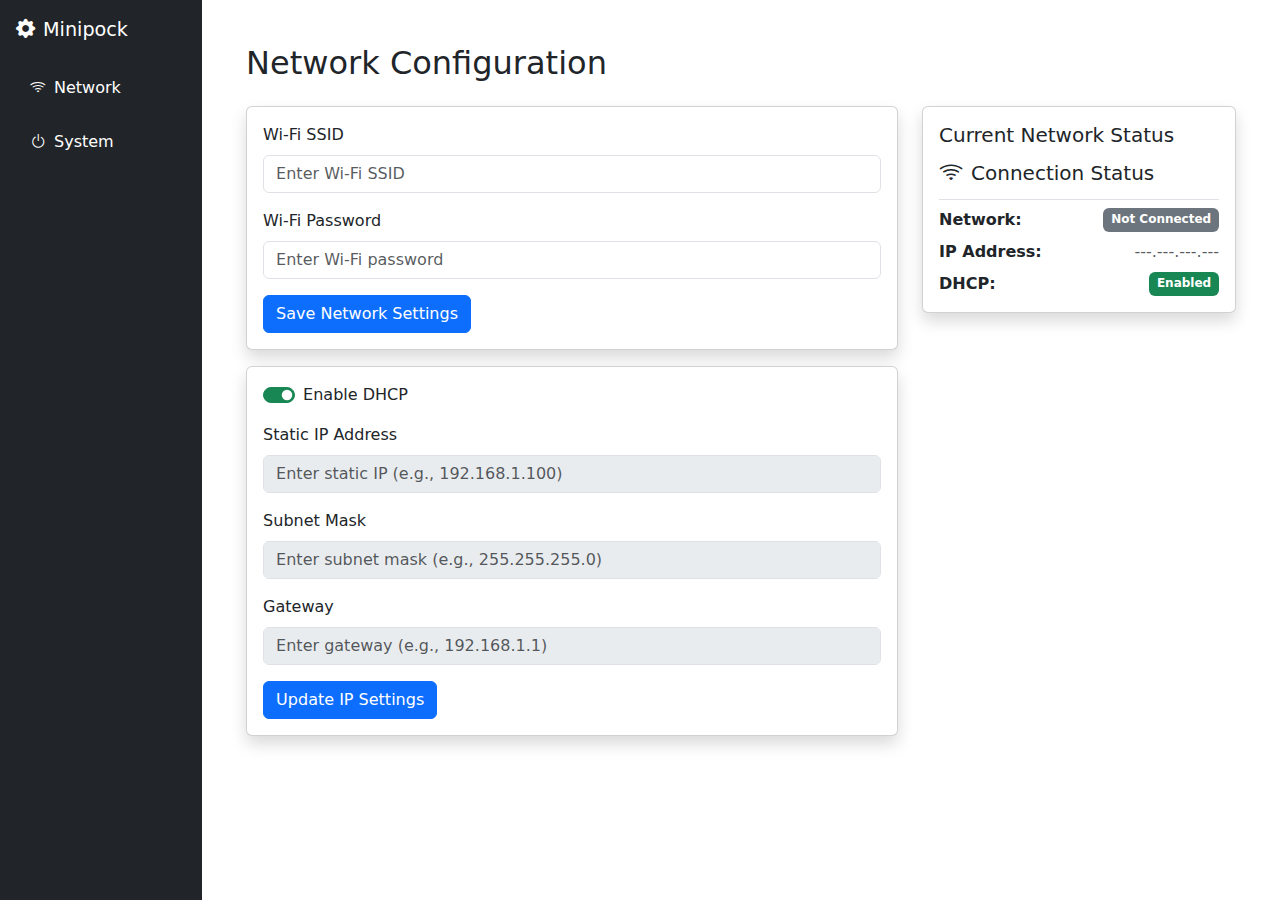
<file: app/base_application/src/static_web_resources/index.html>
<!doctype html>
<html lang="en">
  <head>
    <meta charset="UTF-8" />
    <meta name="viewport" content="width=device-width, initial-scale=1.0" />
    <title>Minipock Configuration</title>
    <link
      href="https://cdn.jsdelivr.net/npm/bootstrap@5.3.0/dist/css/bootstrap.min.css"
      rel="stylesheet"
    />
    <link
      href="https://cdn.jsdelivr.net/npm/bootstrap-icons@1.11.0/font/bootstrap-icons.css"
      rel="stylesheet"
    />
    <link href="style.css" rel="stylesheet" />
  </head>

  <body>
    <div class="d-flex" id="wrapper">
      <!-- Sidebar -->
      <div class="bg-dark text-white" id="sidebar-wrapper">
        <div class="sidebar-heading p-3">
          <i class="bi bi-gear-fill me-2"></i>Minipock
        </div>
        <div class="list-group list-group-flush">
          <a
            href="#network"
            class="list-group-item list-group-item-action bg-dark text-white active"
          >
            <i class="bi bi-wifi me-2"></i>Network
          </a>
          <a
            href="#system"
            class="list-group-item list-group-item-action bg-dark text-white"
          >
            <i class="bi bi-power me-2"></i>System
          </a>
        </div>
      </div>

      <!-- Page Content -->
      <div id="page-content-wrapper" class="flex-grow-1">
        <div class="container-fluid p-4">
          <!-- Network Section -->
          <section id="network" class="content-section active">
            <h2>Network Configuration</h2>
            <div class="row">
              <div class="col-md-8">
                <div class="card mt-3 shadow">
                  <div class="card-body">
                    <form>
                      <div class="mb-3">
                        <label for="ssid" class="form-label">Wi-Fi SSID</label>
                        <input
                          type="text"
                          class="form-control"
                          id="ssid"
                          placeholder="Enter Wi-Fi SSID"
                        />
                      </div>
                      <div class="mb-3">
                        <label for="password" class="form-label"
                          >Wi-Fi Password</label
                        >
                        <input
                          type="password"
                          class="form-control"
                          id="password"
                          placeholder="Enter Wi-Fi password"
                        />
                      </div>
                      <button type="submit" class="btn btn-primary">
                        Save Network Settings
                      </button>
                    </form>
                  </div>
                </div>
              </div>
              <div class="col-md-4">
                <div class="card mt-3 shadow">
                  <div class="card-body">
                    <h5 class="card-title">Current Network Status</h5>
                    <div class="network-status"></div>
                    <div class="d-flex align-items-center mb-2">
                      <i class="bi bi-wifi me-2 fs-4"></i>
                      <span class="fs-5">Connection Status</span>
                    </div>
                    <div class="border-top pt-2">
                      <p class="mb-2 d-flex justify-content-between">
                        <strong>Network:</strong>
                        <span id="currentSsid" class="badge bg-secondary"
                          >Not Connected</span
                        >
                      </p>
                      <p class="mb-2 d-flex justify-content-between">
                        <strong>IP Address:</strong>
                        <span id="currentIp" class="text-muted"
                          >---.---.---.---</span
                        >
                      </p>
                      <p class="mb-0 d-flex justify-content-between">
                        <strong>DHCP:</strong>
                        <span id="dhcpStatus" class="badge bg-success"
                          >Enabled</span
                        >
                      </p>
                    </div>
                  </div>
                </div>
              </div>
            </div>
            <div class="row">
              <div class="col-md-8">
                <div class="card mt-3 shadow">
                  <div class="card-body">
                    <form id="ip-config-form">
                      <div class="mb-3 form-check form-switch">
                        <input
                          type="checkbox"
                          class="form-check-input"
                          id="dhcpEnabled"
                          checked
                        />
                        <label class="form-check-label" for="dhcpEnabled"
                          >Enable DHCP</label
                        >
                      </div>
                      <div id="static-ip-section">
                        <div class="mb-3">
                          <label for="staticIp" class="form-label"
                            >Static IP Address</label
                          >
                          <input
                            type="text"
                            class="form-control"
                            id="staticIp"
                            placeholder="Enter static IP (e.g., 192.168.1.100)"
                            disabled
                          />
                        </div>
                        <div class="mb-3">
                          <label for="subnetMask" class="form-label"
                            >Subnet Mask</label
                          >
                          <input
                            type="text"
                            class="form-control"
                            id="subnetMask"
                            placeholder="Enter subnet mask (e.g., 255.255.255.0)"
                            disabled
                          />
                        </div>
                        <div class="mb-3">
                          <label for="gateway" class="form-label"
                            >Gateway</label
                          >
                          <input
                            type="text"
                            class="form-control"
                            id="gateway"
                            placeholder="Enter gateway (e.g., 192.168.1.1)"
                            disabled
                          />
                        </div>
                        <button
                          type="submit"
                          class="btn btn-primary"
                          id="updateIpButton"
                        >
                          Update IP Settings
                        </button>
                      </div>
                    </form>
                  </div>
                </div>
              </div>
            </div>
          </section>

          <!-- System Section -->
          <section id="system" class="content-section">
            <h2>System configuration</h2>
            <div class="row">
              <!-- Left column: ROS Settings -->
              <div class="col-md-8">
                <div class="card mt-3 shadow">
                  <div class="card-header">
                    <i class="bi bi-robot me-2"></i>ROS Settings
                  </div>
                  <div class="card-body">
                    <form>
                      <div class="mb-4">
                        <label for="namespace" class="form-label fw-bold">
                          <i class="bi bi-tag me-2"></i>Namespace
                        </label>
                        <input
                          type="text"
                          class="form-control form-control-lg"
                          id="namespace"
                          placeholder="Enter namespace"
                        />
                      </div>
                      <div class="mb-4">
                        <label for="domain" class="form-label fw-bold">
                          <i class="bi bi-hash me-2"></i>ROS Domain ID
                        </label>
                        <input
                          type="number"
                          class="form-control form-control-lg"
                          id="domain"
                          placeholder="Enter ROS domain ID"
                          min="0"
                          max="232"
                        />
                        <div class="form-text">
                          Domain ID must be between 0 and 232
                        </div>
                      </div>
                      <div class="mb-4">
                        <label for="agentIp" class="form-label fw-bold">
                          <i class="bi bi-hdd-network me-2"></i>Micro ROS Agent
                          IP
                        </label>
                        <input
                          type="text"
                          class="form-control form-control-lg"
                          id="agentIp"
                          placeholder="Enter agent IP"
                        />
                      </div>
                      <button
                        type="submit"
                        class="btn btn-primary btn-lg w-100"
                      >
                        <i class="bi bi-save me-2"></i>Save ROS Settings
                      </button>
                    </form>
                  </div>
                </div>
              </div>

              <!-- Right column: Status cards -->
              <div class="col-md-4 d-flex flex-column">
                <!-- Current ROS Status card -->
                <div class="card mt-3 shadow flex-grow-1">
                  <div class="card-header">
                    <i class="bi bi-info-circle me-2"></i>ROS Information
                  </div>
                  <div class="card-body">
                    <p class="mb-2 d-flex justify-content-between">
                      <strong>Namespace:</strong>
                      <span id="currentNamespace" class="badge bg-secondary"
                        >Not Set</span
                      >
                    </p>
                    <p class="mb-2 d-flex justify-content-between">
                      <strong>Domain ID:</strong>
                      <span id="currentDomain" class="badge bg-secondary"
                        >0</span
                      >
                    </p>
                    <p class="mb-0 d-flex justify-content-between">
                      <strong>Agent Status:</strong>
                      <span id="agentStatus" class="badge bg-success"
                        >Connected</span
                      >
                    </p>
                  </div>
                </div>

                <!-- System Information card -->
                <div class="card mt-3 shadow flex-grow-1">
                  <div class="card-header">
                    <i class="bi bi-info-circle me-2"></i>System Information
                  </div>
                  <div class="card-body">
                    <div class="mb-2 d-flex justify-content-between">
                      <strong>Firmware Version:</strong>
                      <span id="firmwareVersion">1.0.0</span>
                    </div>
                    <div class="mb-2 d-flex justify-content-between">
                      <strong>Uptime:</strong>
                      <span id="uptime">0d 0h 0m</span>
                    </div>
                    <div
                      class="mb-2 d-flex justify-content-between align-items-center"
                    >
                      <strong>Battery Level:</strong>
                      <div class="d-flex align-items-center">
                        <i class="bi bi-battery-charging me-2"></i>
                        <span id="batteryLevel" class="badge bg-success"
                          >14V</span
                        >
                      </div>
                    </div>
                  </div>
                </div>
              </div>
            </div>
            <div class="row">
              <div class="col-md-8">
                <div class="card mt-3 shadow">
                  <div class="card-header">
                    <i class="bi bi-cloud-arrow-up me-2"></i>System Update
                  </div>
                  <div class="card-body">
                    <div class="mb-3">
                      <p class="form-label">GitHub Update</p>
                      <div
                        class="d-flex justify-content-between align-items-center mb-3"
                      >
                        <div>
                          <button class="btn btn-info" id="checkUpdateButton">
                            <i class="bi bi-search me-2"></i>Check for Updates
                          </button>
                        </div>
                        <div>
                          <div id="updateStatus">
                            <span class="badge bg-secondary"
                              >No updates checked</span
                            >
                          </div>
                        </div>
                      </div>
                    </div>
                    <div class="mb-3">
                      <label for="updateFile" class="form-label"
                        >Manual Update</label
                      >
                      <input
                        type="file"
                        class="form-control"
                        id="updateFile"
                        accept=".bin,.hex"
                      />
                      <button
                        class="btn btn-primary mt-2"
                        id="manualUpdateButton"
                      >
                        <i class="bi bi-upload me-2"></i>Upload and Install
                      </button>
                    </div>
                  </div>
                </div>
              </div>
              <div class="col-md-4 d-flex flex-column">
                <div class="card mt-3 shadow flex-grow-1">
                  <div class="card-header">
                    <i class="bi bi-power me-2"></i>System Control
                  </div>
                  <div class="card-body d-flex flex-column h-100">
                    <div class="row g-2 flex-grow-1">
                      <div class="col-6 d-flex">
                        <button class="btn btn-danger w-100" id="restartButton">
                          <i class="bi bi-power me-2"></i>Restart
                        </button>
                      </div>
                      <div class="col-6 d-flex">
                        <button class="btn btn-success w-100" id="estopButton">
                          <i class="bi bi-exclamation-octagon me-2"></i>
                          <span id="estopText">E-Stop</span>
                        </button>
                      </div>
                      <div class="col-6 d-flex">
                        <button
                          class="btn btn-secondary w-100"
                          id="resetParamsButton"
                        >
                          <i class="bi bi-arrow-counterclockwise me-2"></i>Reset
                        </button>
                      </div>
                    </div>
                  </div>
                </div>
              </div>
            </div>
          </section>
        </div>
      </div>
    </div>

    <script src="https://code.jquery.com/jquery-3.6.0.min.js"></script>
    <script src="https://cdn.jsdelivr.net/npm/bootstrap@5.3.0/dist/js/bootstrap.bundle.min.js"></script>
    <script src="main.js"></script>

    <div
      class="modal fade"
      id="restartModal"
      tabindex="-1"
      aria-labelledby="restartModalLabel"
      aria-hidden="true"
    >
      <div class="modal-dialog">
        <div class="modal-content">
          <div class="modal-header">
            <h5 class="modal-title" id="restartModalLabel">Confirm Restart</h5>
            <button
              type="button"
              class="btn-close"
              data-bs-dismiss="modal"
              aria-label="Close"
            ></button>
          </div>
          <div class="modal-body">
            Are you sure you want to restart the system?
          </div>
          <div class="modal-footer">
            <button
              type="button"
              class="btn btn-secondary"
              data-bs-dismiss="modal"
            >
              Cancel
            </button>
            <button
              type="button"
              class="btn btn-danger"
              id="confirmRestartButton"
            >
              <i class="bi bi-power me-2"></i>Confirm Restart
            </button>
          </div>
        </div>
      </div>
    </div>
  </body>
</html>
</file>
<file: app/base_application/src/static_web_resources/style.css>
#wrapper {
  overflow-x: hidden;
}

#sidebar-wrapper {
  min-height: 100vh;
  margin-left: -15rem;
  transition: margin 0.25s ease-out;
  width: 15rem;
}

#sidebar-wrapper .sidebar-heading {
  padding: 0.875rem 1.25rem;
  font-size: 1.2rem;
}

#sidebar-wrapper .list-group-item {
  border: none;
  padding: 15px 30px;
}

#wrapper.toggled #sidebar-wrapper {
  margin-left: 0;
}

#page-content-wrapper {
  min-width: 100vw;
}

.content-section {
  display: none;
  padding: 20px;
}

.content-section.active {
  display: block;
}

@media (min-width: 768px) {
  #sidebar-wrapper {
    margin-left: 0;
  }

  #page-content-wrapper {
    min-width: 0;
    width: 100%;
  }

  #wrapper.toggled #sidebar-wrapper {
    margin-left: -15rem;
  }
}

.form-switch .form-check-input:checked {
  background-color: #198754; /* Vert Bootstrap */
  border-color: #198754;
}

@keyframes pulse {
  0% {
    box-shadow: 0 0 0 0 rgba(220, 53, 69, 0.7);
  }
  70% {
    box-shadow: 0 0 0 10px rgba(220, 53, 69, 0);
  }
  100% {
    box-shadow: 0 0 0 0 rgba(220, 53, 69, 0);
  }
}
</file>
